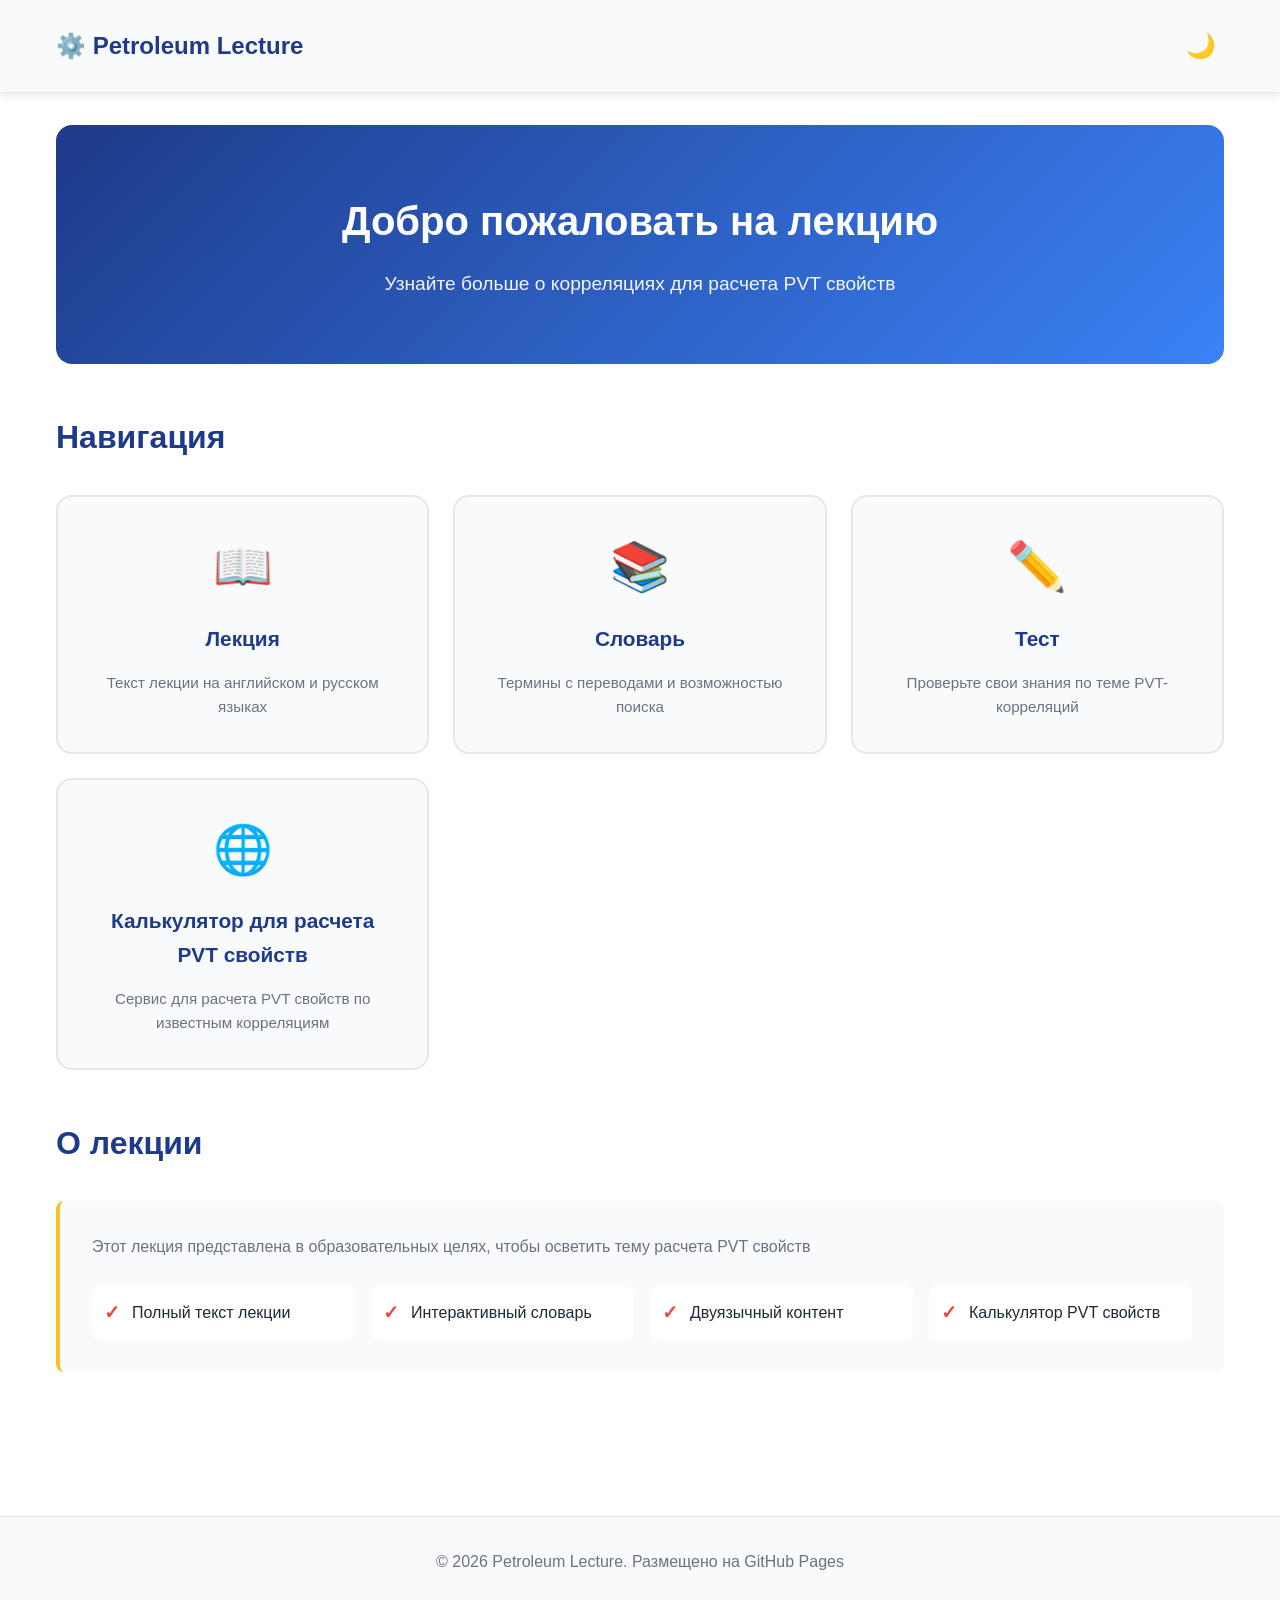
<file: index.html>
<!doctype html>
<html lang="ru">
    <head>
        <meta charset="UTF-8" />
        <meta name="viewport" content="width=device-width, initial-scale=1.0" />
        <title>Petroleum Lecture - Главная</title>
        <link rel="stylesheet" href="css/style.css" />
    </head>
    <body>
        <!-- Переключатель темы и языка -->
        <header class="header">
            <div class="header-container">
                <h1 class="logo">⚙️ Petroleum Lecture</h1>
                <nav class="header-nav">
                    <button
                        id="theme-toggle"
                        class="btn-icon"
                        title="Переключить тему"
                    >
                        🌙
                    </button>
                </nav>
            </div>
        </header>

        <!-- Основной контент -->
        <main class="container">
            <section class="hero">
                <div class="hero-content">
                    <h2>Добро пожаловать на лекцию</h2>
                    <p>Узнайте больше о корреляциях для расчета PVT свойств</p>
                </div>
            </section>

            <!-- Навигация -->
            <section class="navigation-section">
                <h2>Навигация</h2>
                <div class="nav-grid">
                    <a href="lecture.html" class="nav-card">
                        <div class="nav-icon">📖</div>
                        <h3>Лекция</h3>
                        <p>Текст лекции на английском и русском языках</p>
                    </a>

                    <a href="dictionary.html" class="nav-card">
                        <div class="nav-icon">📚</div>
                        <h3>Словарь</h3>
                        <p>Термины с переводами и возможностью поиска</p>
                    </a>

                    <a href="test.html" class="nav-card">
                        <div class="nav-icon">✏️</div>
                        <h3>Тест</h3>
                        <p>Проверьте свои знания по теме PVT-корреляций</p>
                    </a>

                    <a
                        href="https://vl1lin.github.io/calculators/"
                        class="nav-card"
                        id="external-link"
                        target="_blank"
                        rel="noopener noreferrer"
                    >
                        <div class="nav-icon">🌐</div>
                        <h3>Калькулятор для расчета PVT свойств</h3>
                        <p>
                            Сервис для расчета PVT свойств по известным
                            корреляциям
                        </p>
                    </a>
                </div>
            </section>

            <!-- Информация о курсе -->
            <section class="info-section">
                <h2>О лекции</h2>
                <div class="info-content">
                    <p>
                        Этот лекция представлена в образовательных целях, чтобы
                        осветить тему расчета PVT свойств
                    </p>
                    <div class="features">
                        <div class="feature">
                            <span class="feature-icon">✓</span>
                            <span>Полный текст лекции</span>
                        </div>
                        <div class="feature">
                            <span class="feature-icon">✓</span>
                            <span>Интерактивный словарь</span>
                        </div>
                        <div class="feature">
                            <span class="feature-icon">✓</span>
                            <span>Двуязычный контент</span>
                        </div>
                        <div class="feature">
                            <span class="feature-icon">✓</span>
                            <span>Калькулятор PVT свойств</span>
                        </div>
                    </div>
                </div>
            </section>
        </main>

        <!-- Подвал -->
        <footer class="footer">
            <p>&copy; 2026 Petroleum Lecture. Размещено на GitHub Pages</p>
        </footer>

        <script src="js/theme-switcher.js"></script>
    </body>
</html>
</file>
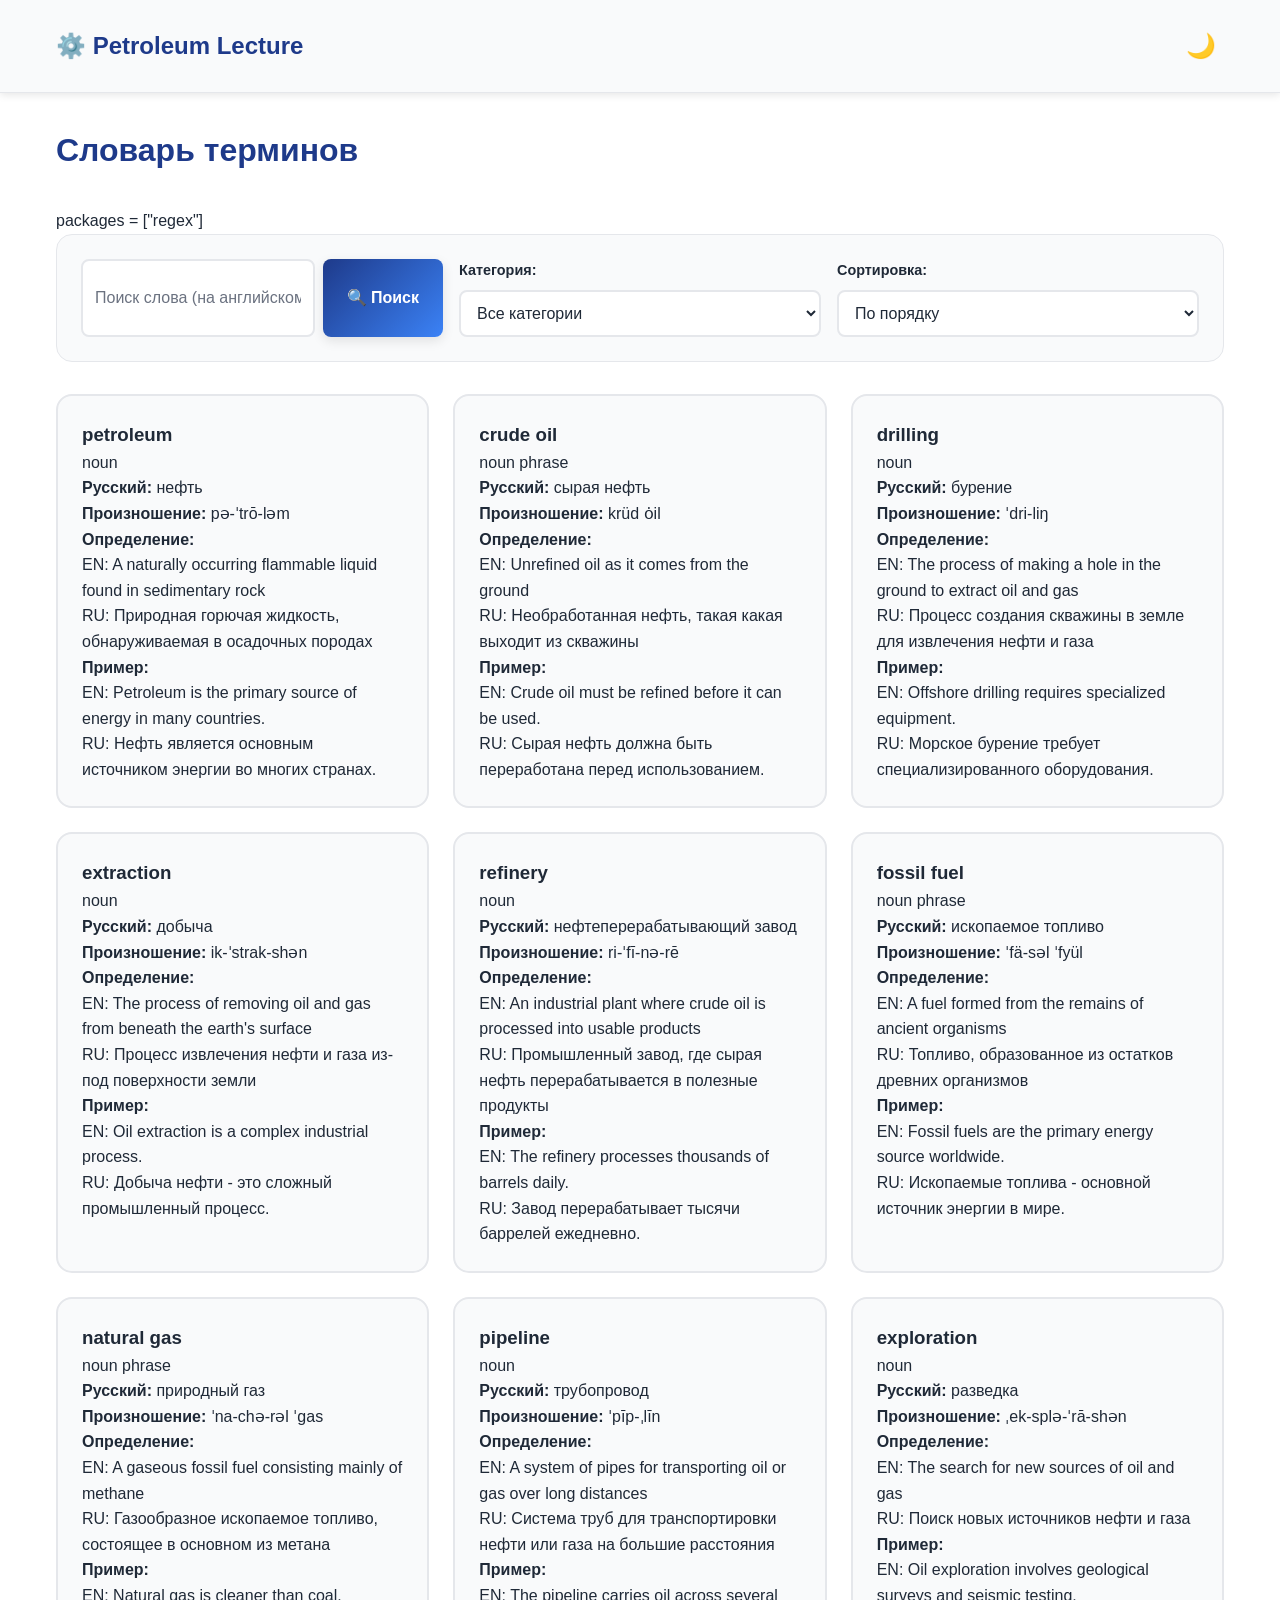
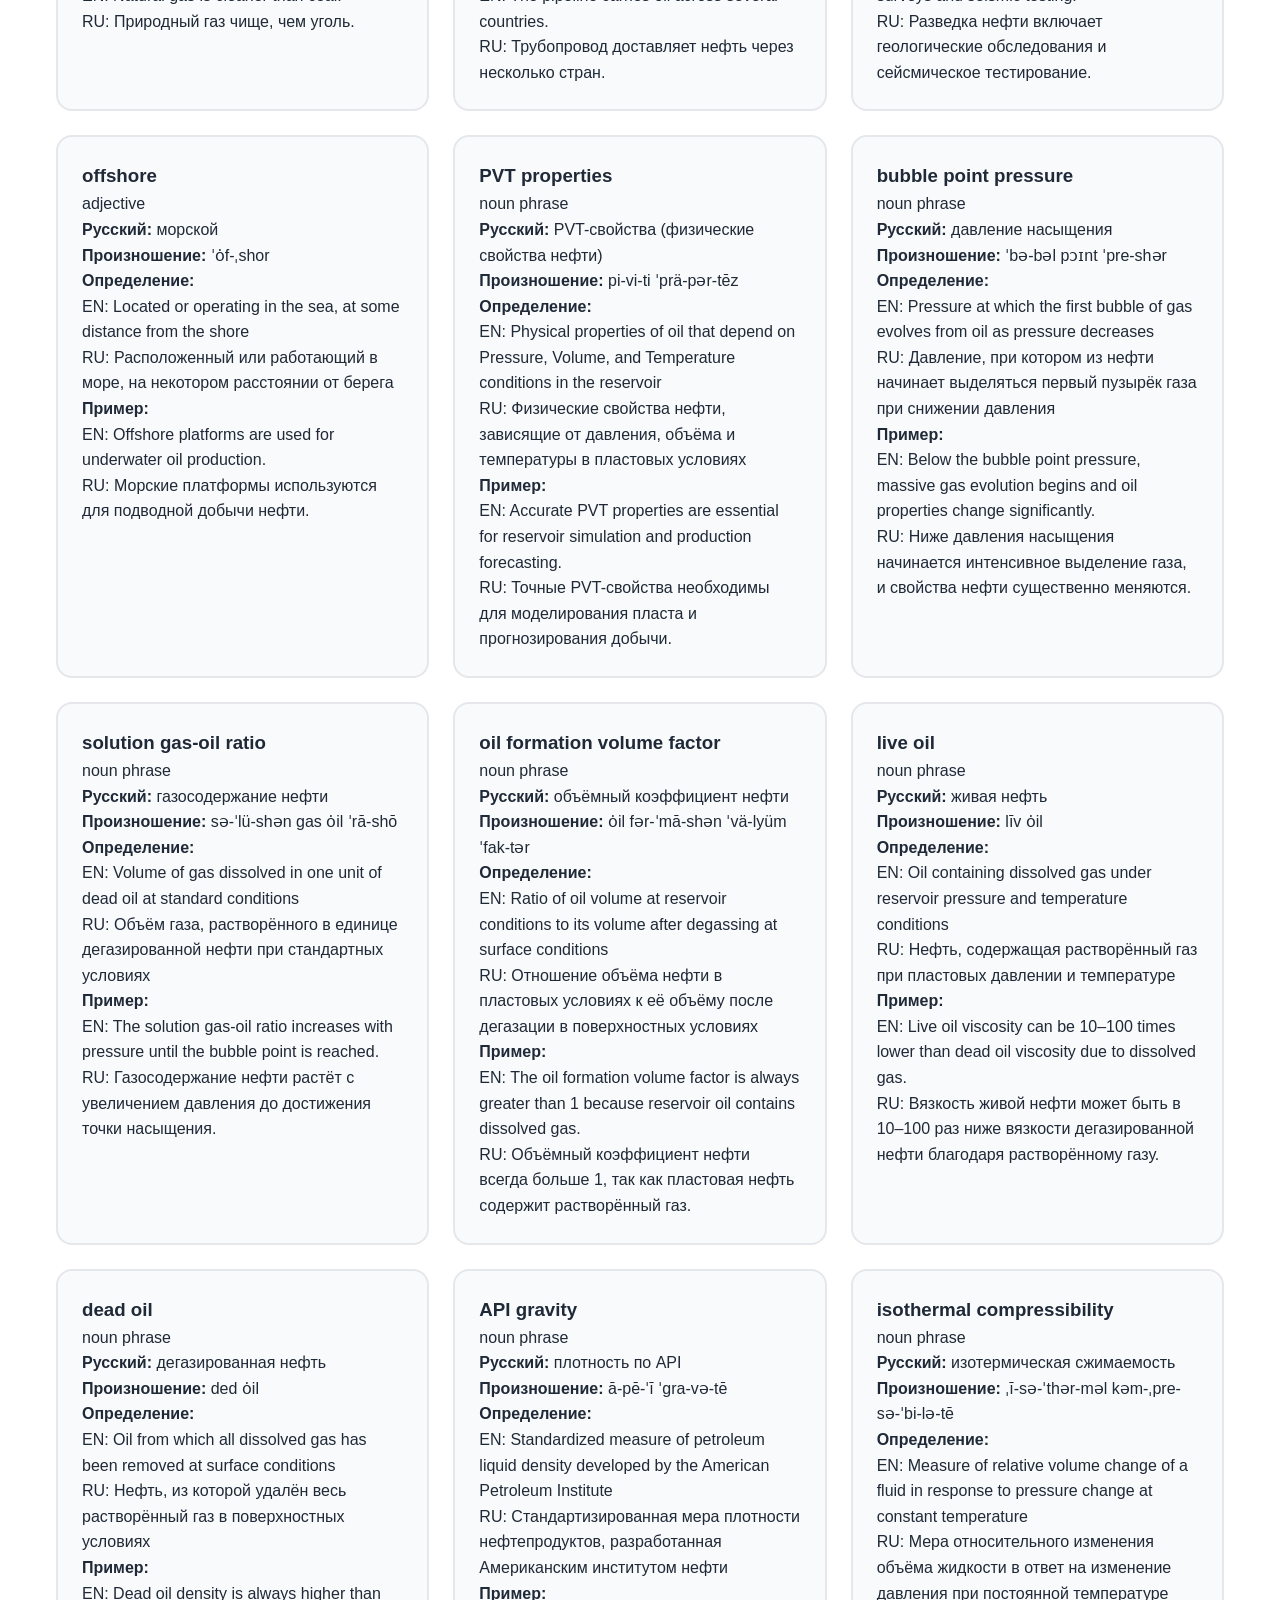
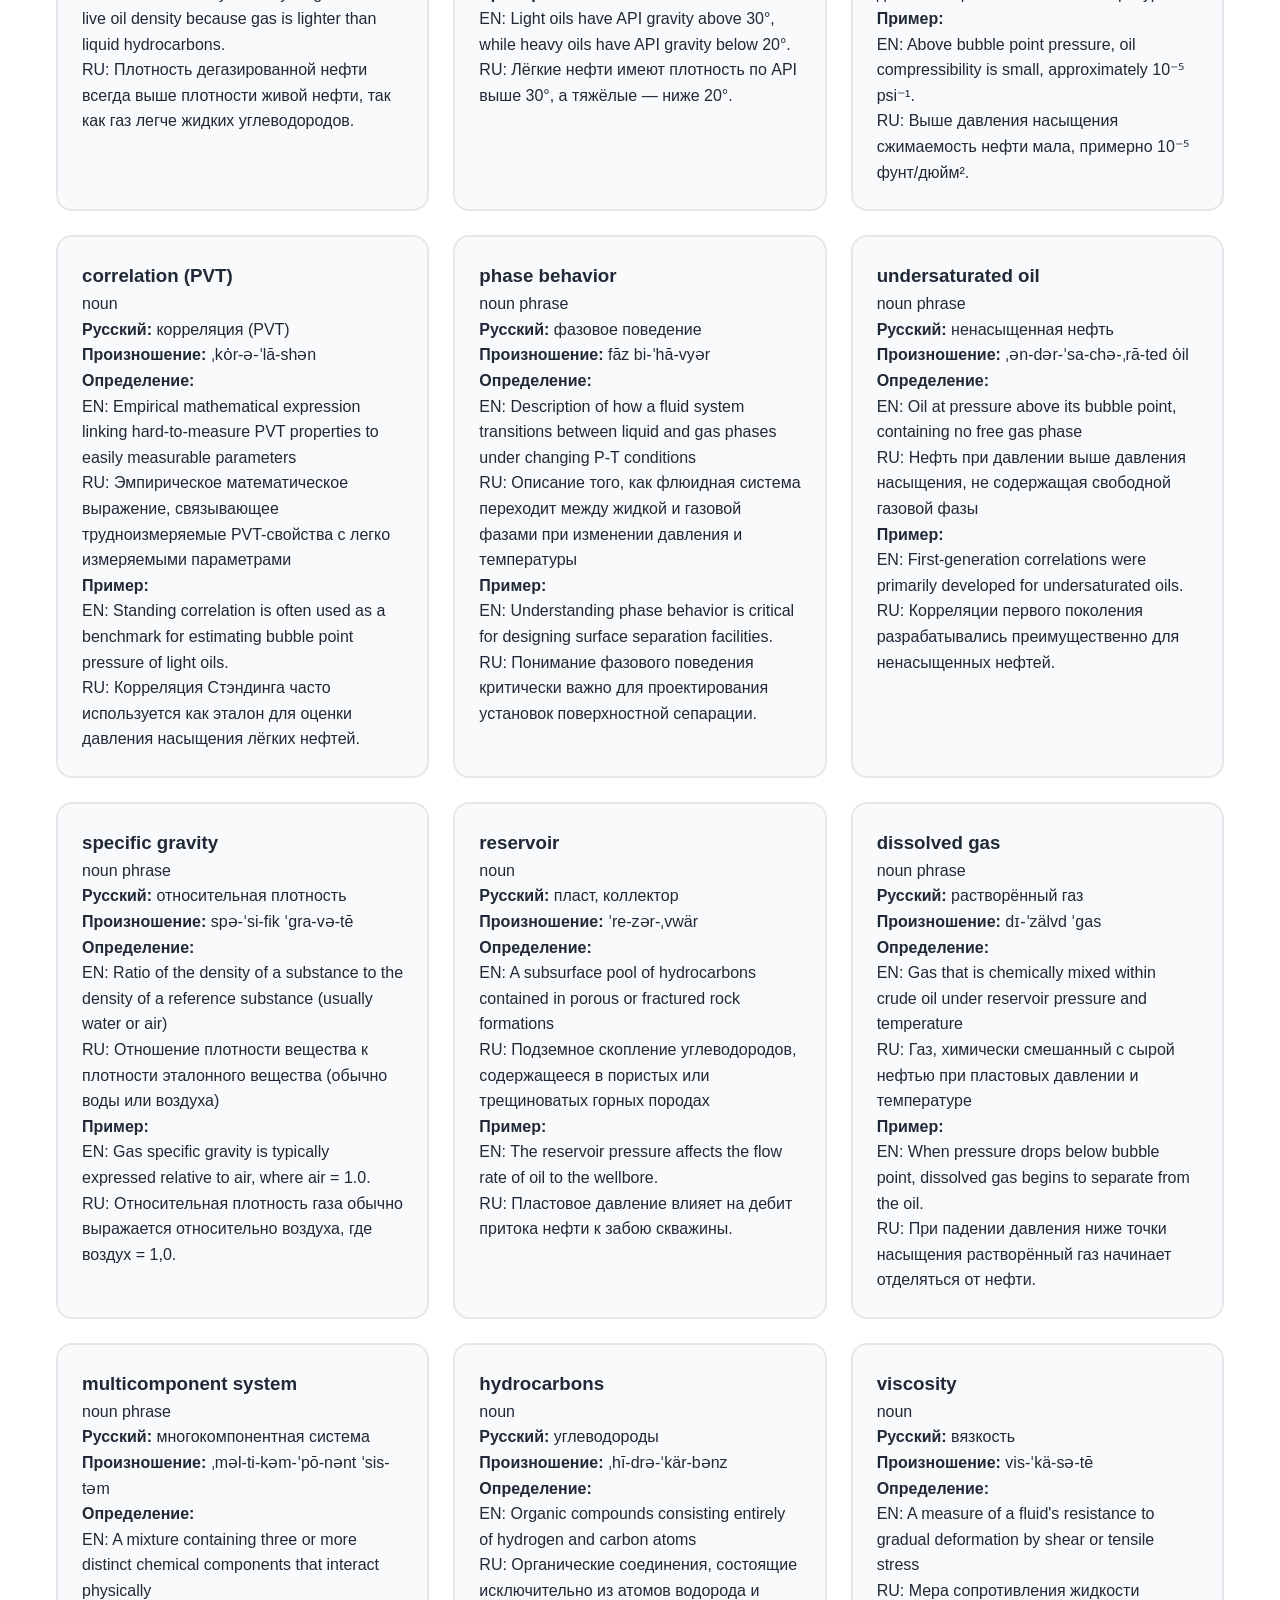
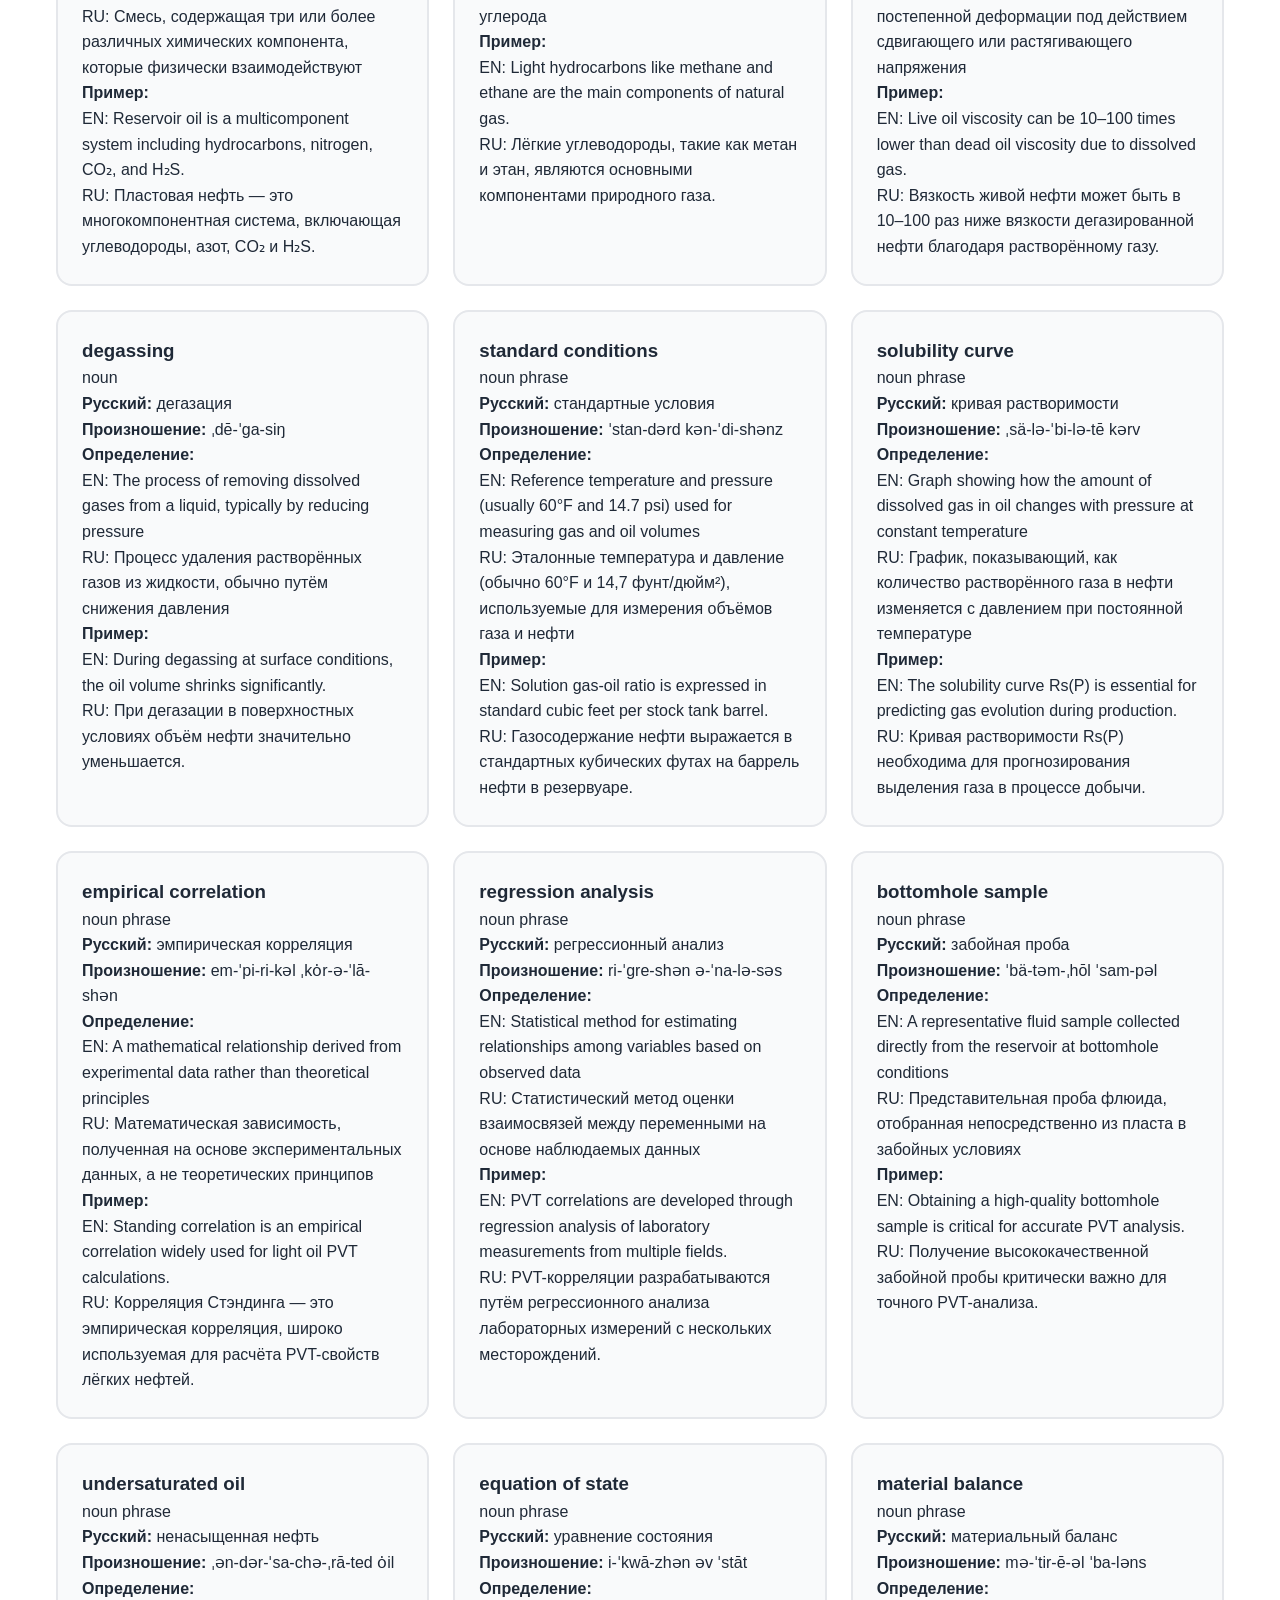
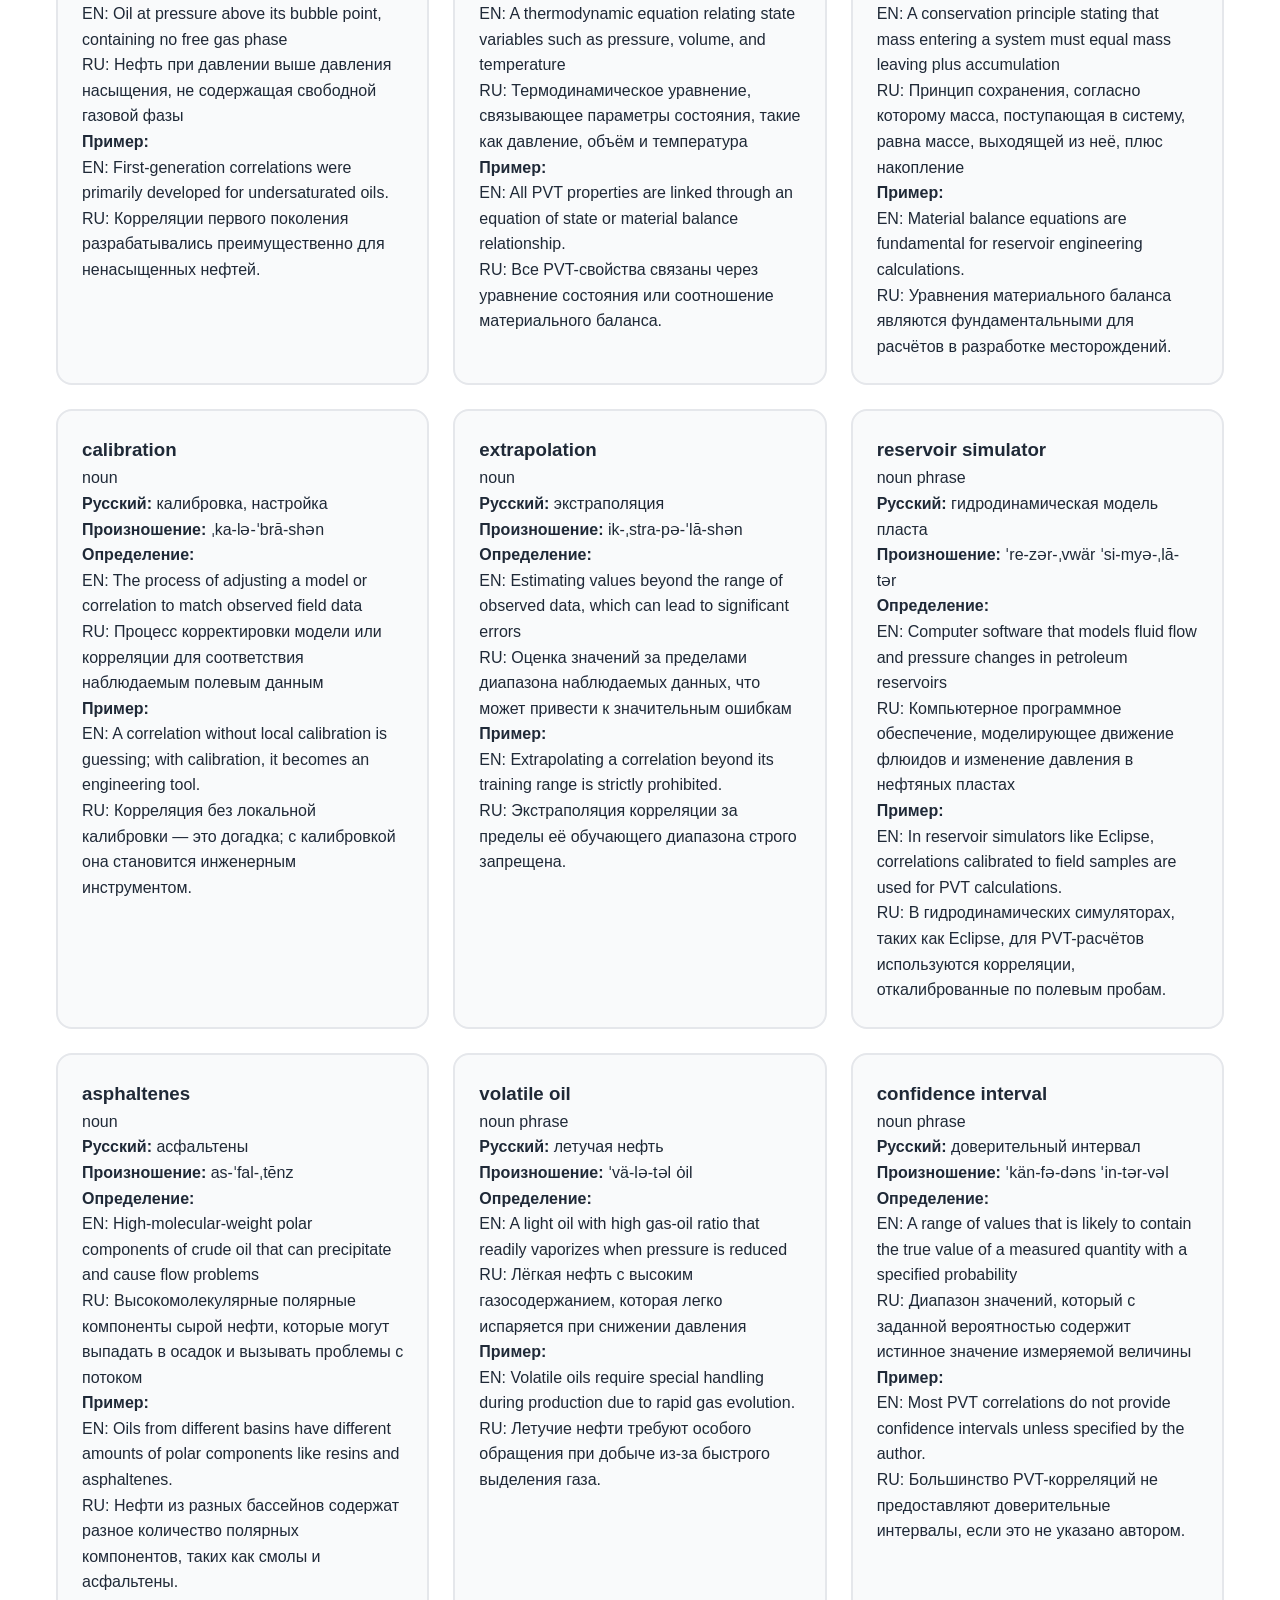
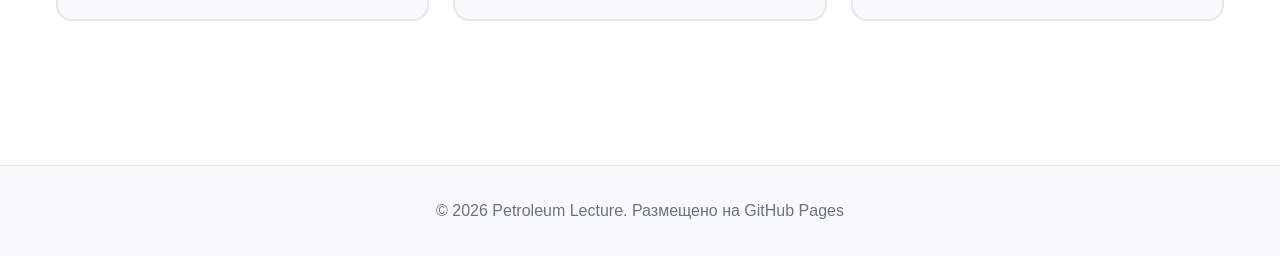
<file: dictionary.html>
<!DOCTYPE html>
<html lang="ru">
<head>
    <meta charset="UTF-8">
    <meta name="viewport" content="width=device-width, initial-scale=1.0">
    <title>Petroleum Lecture - Словарь</title>
    <link rel="stylesheet" href="css/style.css">
</head>
<body>
    <!-- Переключатель темы -->
    <header class="header">
        <div class="header-container">
            <a href="index.html" class="logo">⚙️ Petroleum Lecture</a>
            <nav class="header-nav">
                <button id="theme-toggle" class="btn-icon" title="Переключить тему">
                    🌙
                </button>
            </nav>
        </div>
    </header>

    <main class="container">
        <section class="dictionary-section">
            <h2>Словарь терминов</h2>
            
            <!-- БЛОК PYSCRIPT ДЛЯ ЛОГИКИ ПОИСКА -->
            <script defer src="https://pyscript.net/latest/pyscript.js"></script>
            <py-config>
                packages = ["regex"]
            </py-config>
            
            <!-- Инструменты поиска и фильтрации -->
            <div class="search-panel">
                <!-- МЕСТО ДЛЯ PYSCRIPT: Поле поиска -->
                <div class="search-group">
                    <input 
                        type="text" 
                        id="search-input" 
                        class="search-input" 
                        placeholder="Поиск слова (на английском или русском)..."
                        autocomplete="off"
                    >
                    <button id="search-btn" class="btn-primary">🔍 Поиск</button>
                </div>

                <!-- Фильтрация по категориям -->
                <div class="filter-group">
                    <label for="category-filter">Категория:</label>
                    <select id="category-filter" class="filter-select">
                        <option value="all">Все категории</option>
                        <!-- МЕСТО ДЛЯ PYSCRIPT: Категории загружаются сюда -->
                    </select>
                </div>

                <!-- Сортировка -->
                <div class="sort-group">
                    <label for="sort-select">Сортировка:</label>
                    <select id="sort-select" class="sort-select">
                        <option value="original">По порядку</option>
                        <option value="alpha-en">По алфавиту (EN)</option>
                        <option value="alpha-ru">По алфавиту (RU)</option>
                    </select>
                </div>
            </div>

            <!-- МЕСТО ДЛЯ PYSCRIPT: Результаты поиска отображаются здесь -->
            <div id="dictionary-cards" class="dictionary-grid">
                <p>Загрузка словаря...</p>
            </div>
        </section>
    </main>

    <!-- Подвал -->
    <footer class="footer">
        <p>&copy; 2026 Petroleum Lecture. Размещено на GitHub Pages</p>
    </footer>

    <script src="js/theme-switcher.js"></script>
    <!-- PYSCRIPT ЛОГИКА ПОИСКА -->
    <script src="js/dictionary-pyscript-handler.js"></script>
</body>
</html>
</file>
<file: css/style.css>
/* ============================================
   ПЕРЕМЕННЫЕ ЦВЕТА И СТИЛИ
   ============================================ */

:root {
    /* Светлая тема (по умолчанию) */
    --color-primary: #1e3a8a;           /* Чернильный (глубокий синий) */
    --color-accent-blue: #3b82f6;       /* Голубой */
    --color-accent-red: #ef4444;        /* Красный */
    --color-accent-gold: #fbbf24;       /* Золотой */
    --color-bg: #ffffff;                /* Белый фон */
    --color-bg-secondary: #f9fafb;      /* Светло-серый фон */
    --color-text: #1f2937;              /* Темный текст */
    --color-text-secondary: #6b7280;    /* Серый текст */
    --color-border: #e5e7eb;            /* Светлая граница */
    --color-shadow: rgba(0, 0, 0, 0.1); /* Тень */

    /* Размеры */
    --radius: 16px;                     /* Радиус скругления */
    --radius-small: 8px;                /* Маленький радиус */
    --spacing: 1rem;                    /* Базовый отступ */

    /* Переходы */
    --transition: all 0.3s ease;
}

/* Темная тема */
body.dark-theme {
    --color-primary: #60a5fa;           /* Более светлый голубой */
    --color-accent-blue: #93c5fd;       /* Светлый голубой */
    --color-accent-red: #fca5a5;        /* Светлый красный */
    --color-accent-gold: #fcd34d;       /* Светлый золотой */
    --color-bg: #0f172a;                /* Очень темно-синий */
    --color-bg-secondary: #1e293b;      /* Темно-серый */
    --color-text: #f3f4f6;              /* Светлый текст */
    --color-text-secondary: #cbd5e1;    /* Светло-серый текст */
    --color-border: #334155;            /* Темная граница */
    --color-shadow: rgba(0, 0, 0, 0.3); /* Более темная тень */
}

/* ============================================
   ГЛОБАЛЬНЫЕ СТИЛИ
   ============================================ */

* {
    margin: 0;
    padding: 0;
    box-sizing: border-box;
}

html {
    scroll-behavior: smooth;
}

body {
    font-family: -apple-system, BlinkMacSystemFont, 'Segoe UI', Roboto, Oxygen, Ubuntu, Cantarell, sans-serif;
    background-color: var(--color-bg);
    color: var(--color-text);
    line-height: 1.6;
    transition: var(--transition);
}

a {
    color: var(--color-primary);
    text-decoration: none;
    transition: var(--transition);
}

a:hover {
    color: var(--color-accent-blue);
}

/* ============================================
   ЗАГОЛОВОК
   ============================================ */

.header {
    background-color: var(--color-bg-secondary);
    border-bottom: 1px solid var(--color-border);
    padding: 1.5rem 0;
    position: sticky;
    top: 0;
    z-index: 100;
    box-shadow: 0 2px 8px var(--color-shadow);
}

.header-container {
    max-width: 1200px;
    margin: 0 auto;
    padding: 0 var(--spacing);
    display: flex;
    justify-content: space-between;
    align-items: center;
}

.logo {
    font-size: 1.5rem;
    font-weight: 700;
    color: var(--color-primary);
    transition: var(--transition);
    cursor: pointer;
}

.logo:hover {
    transform: scale(1.05);
}

.header-nav {
    display: flex;
    gap: 1rem;
    align-items: center;
}

.btn-icon {
    background: none;
    border: none;
    font-size: 1.5rem;
    cursor: pointer;
    padding: 0.5rem;
    border-radius: var(--radius-small);
    transition: var(--transition);
}

.btn-icon:hover {
    background-color: var(--color-border);
    transform: rotate(20deg);
}

/* ============================================
   КОНТЕЙНЕР
   ============================================ */

.container {
    max-width: 1200px;
    margin: 0 auto;
    padding: 2rem var(--spacing);
}

/* ============================================
   ГЕРОЙ СЕКЦИЯ (ГЛАВНАЯ)
   ============================================ */

.hero {
    background: linear-gradient(135deg, var(--color-primary) 0%, var(--color-accent-blue) 100%);
    border-radius: var(--radius);
    padding: 4rem 2rem;
    color: white;
    text-align: center;
    margin-bottom: 3rem;
    position: relative;
    overflow: hidden;
}

.hero::before {
    content: '';
    position: absolute;
    top: -50%;
    right: -50%;
    width: 400px;
    height: 400px;
    background: rgba(255, 255, 255, 0.1);
    border-radius: 50%;
    animation: float 6s ease-in-out infinite;
}

@keyframes float {
    0%, 100% { transform: translateY(0px) translateX(0px); }
    50% { transform: translateY(20px) translateX(-20px); }
}

.hero-content {
    position: relative;
    z-index: 1;
}

.hero h2 {
    font-size: 2.5rem;
    margin-bottom: 1rem;
    font-weight: 800;
}

.hero p {
    font-size: 1.2rem;
    opacity: 0.95;
}

/* ============================================
   НАВИГАЦИОННАЯ СЕКЦИЯ
   ============================================ */

.navigation-section,
.info-section,
.dictionary-section,
.lecture-wrapper {
    margin-bottom: 3rem;
}

.navigation-section h2,
.info-section h2,
.dictionary-section h2 {
    font-size: 2rem;
    margin-bottom: 2rem;
    color: var(--color-primary);
}

.nav-grid {
    display: grid;
    grid-template-columns: repeat(auto-fit, minmax(280px, 1fr));
    gap: 1.5rem;
}

.nav-card {
    background-color: var(--color-bg-secondary);
    border: 2px solid var(--color-border);
    border-radius: var(--radius);
    padding: 2rem;
    text-align: center;
    transition: var(--transition);
    display: flex;
    flex-direction: column;
    align-items: center;
    gap: 1rem;
}

.nav-card:hover {
    border-color: var(--color-primary);
    box-shadow: 0 8px 24px var(--color-shadow);
    transform: translateY(-8px);
}

.nav-icon {
    font-size: 3rem;
    animation: pulse 2s ease-in-out infinite;
}

@keyframes pulse {
    0%, 100% { transform: scale(1); }
    50% { transform: scale(1.1); }
}

.nav-card h3 {
    color: var(--color-primary);
    font-size: 1.3rem;
}

.nav-card p {
    color: var(--color-text-secondary);
    font-size: 0.95rem;
}

/* ============================================
   ИНФОРМАЦИОННАЯ СЕКЦИЯ
   ============================================ */

.info-content {
    background-color: var(--color-bg-secondary);
    border-left: 4px solid var(--color-accent-gold);
    border-radius: var(--radius-small);
    padding: 2rem;
    margin-bottom: 1.5rem;
}

.info-content p {
    margin-bottom: 1.5rem;
    line-height: 1.8;
    color: var(--color-text-secondary);
}

.features {
    display: grid;
    grid-template-columns: repeat(auto-fit, minmax(200px, 1fr));
    gap: 1rem;
}

.feature {
    display: flex;
    align-items: center;
    gap: 0.75rem;
    padding: 0.75rem;
    background-color: var(--color-bg);
    border-radius: var(--radius-small);
}

.feature-icon {
    color: var(--color-accent-red);
    font-weight: bold;
    font-size: 1.2rem;
}

/* ============================================
   КНОПКИ
   ============================================ */

.btn-primary {
    background: linear-gradient(135deg, var(--color-primary) 0%, var(--color-accent-blue) 100%);
    color: white;
    border: none;
    padding: 0.75rem 1.5rem;
    border-radius: var(--radius-small);
    font-size: 1rem;
    font-weight: 600;
    cursor: pointer;
    transition: var(--transition);
    box-shadow: 0 4px 12px var(--color-shadow);
}

.btn-primary:hover {
    transform: translateY(-2px);
    box-shadow: 0 6px 16px var(--color-shadow);
}

.btn-primary:active {
    transform: translateY(0);
}

/* ============================================
   СТРАНИЦА ЛЕКЦИИ
   ============================================ */

.language-switcher {
    display: flex;
    gap: 1rem;
    margin-bottom: 2rem;
    justify-content: center;
    flex-wrap: wrap;
}

.lang-btn {
    padding: 0.75rem 1.5rem;
    border: 2px solid var(--color-border);
    background-color: var(--color-bg-secondary);
    color: var(--color-text);
    border-radius: var(--radius-small);
    cursor: pointer;
    font-size: 1rem;
    font-weight: 600;
    transition: var(--transition);
}

.lang-btn:hover {
    border-color: var(--color-primary);
}

.lang-btn-active {
    background: linear-gradient(135deg, var(--color-primary) 0%, var(--color-accent-blue) 100%);
    color: white;
    border-color: var(--color-primary);
}

.lecture-content {
    position: relative;
    background-color: var(--color-bg-secondary);
    border-radius: var(--radius);
    padding: 2.5rem;
    min-height: 400px;
    box-shadow: 0 4px 12px var(--color-shadow);
}

.lecture-text {
    display: none;
    animation: fadeIn 0.5s ease;
}

.lecture-text.active {
    display: block;
}

@keyframes fadeIn {
    from { opacity: 0; }
    to { opacity: 1; }
}

.lecture-text p {
    line-height: 1.9;
    margin-bottom: 1rem;
    text-align: justify;
    color: var(--color-text-secondary);
}

.lecture-text h1,
.lecture-text h2,
.lecture-text h3,
.lecture-text h4,
.lecture-text h5,
.lecture-text h6 {
    margin-top: 2rem;
    margin-bottom: 1rem;
    color: var(--color-primary);
}

.lecture-text h1 {
    font-size: 2rem;
}

.lecture-text h2 {
    font-size: 1.75rem;
}

.lecture-text h3 {
    font-size: 1.3rem;
}

/* ============================================
   ТАБЛИЦЫ В ЛЕКЦИЯХ
   ============================================ */

.lecture-text table {
    width: 100%;
    border-collapse: collapse;
    margin: 1.5rem 0;
    background-color: var(--color-bg);
    border-radius: var(--radius-small);
    overflow: hidden;
    box-shadow: 0 2px 8px var(--color-shadow);
}

.lecture-text table thead {
    background-color: var(--color-bg-secondary);
    border-bottom: 2px solid var(--color-border);
}

.lecture-text table th {
    padding: 1rem;
    text-align: left;
    font-weight: 600;
    color: var(--color-primary);
}

.lecture-text table td {
    padding: 0.75rem 1rem;
    border-bottom: 1px solid var(--color-border);
}

.lecture-text table tbody tr:hover {
    background-color: var(--color-bg-secondary);
}

/* ============================================
   КОД И ФОРМУЛЫ
   ============================================ */

.lecture-text code {
    background-color: var(--color-bg);
    color: var(--color-accent-red);
    padding: 0.2rem 0.5rem;
    border-radius: 4px;
    font-family: 'Courier New', monospace;
    font-size: 0.9em;
}

.lecture-text pre {
    background-color: var(--color-bg);
    border-left: 4px solid var(--color-accent-blue);
    padding: 1rem;
    border-radius: var(--radius-small);
    overflow-x: auto;
    margin: 1rem 0;
}

.lecture-text pre code {
    background-color: transparent;
    color: var(--color-text-secondary);
    padding: 0;
}

/* LaTeX/KaTeX формулы */
.lecture-text .katex-display {
    margin: 1.5rem 0;
    padding: 1rem;
    background-color: var(--color-bg);
    border-radius: var(--radius-small);
}

.lecture-text .katex {
    font-size: 1.1em;
}

/* Инлайновые формулы */
.lecture-text .katex-inline {
    margin: 0 0.2em;
}

/* ============================================
   СПИСКИ В ЛЕКЦИЯХ
   ============================================ */

.lecture-text ul,
.lecture-text ol {
    margin: 1rem 0 1rem 2rem;
}

.lecture-text li {
    margin-bottom: 0.5rem;
    line-height: 1.8;
}

/* ============================================
   ЦИТАТЫ В ЛЕКЦИЯХ
   ============================================ */

.lecture-text blockquote {
    border-left: 4px solid var(--color-accent-gold);
    padding-left: 1rem;
    margin: 1.5rem 0;
    color: var(--color-text-secondary);
    font-style: italic;
}

/* ============================================
   СТРАНИЦА СЛОВАРЯ
   ============================================ */

.search-panel {
    display: grid;
    grid-template-columns: repeat(auto-fit, minmax(250px, 1fr));
    gap: 1rem;
    margin-bottom: 2rem;
    padding: 1.5rem;
    background-color: var(--color-bg-secondary);
    border-radius: var(--radius);
    border: 1px solid var(--color-border);
}

.search-group {
    display: flex;
    gap: 0.5rem;
}

.search-input {
    flex: 1;
    padding: 0.75rem;
    border: 2px solid var(--color-border);
    border-radius: var(--radius-small);
    background-color: var(--color-bg);
    color: var(--color-text);
    font-size: 1rem;
    transition: var(--transition);
}

.search-input:focus {
    outline: none;
    border-color: var(--color-primary);
    box-shadow: 0 0 0 3px rgba(62, 147, 253, 0.1);
}

.search-input::placeholder {
    color: var(--color-text-secondary);
}

.filter-group,
.sort-group {
    display: flex;
    flex-direction: column;
    gap: 0.5rem;
}

.filter-group label,
.sort-group label {
    font-weight: 600;
    color: var(--color-text);
    font-size: 0.9rem;
}

.filter-select,
.sort-select {
    padding: 0.75rem;
    border: 2px solid var(--color-border);
    border-radius: var(--radius-small);
    background-color: var(--color-bg);
    color: var(--color-text);
    font-size: 1rem;
    cursor: pointer;
    transition: var(--transition);
}

.filter-select:focus,
.sort-select:focus {
    outline: none;
    border-color: var(--color-primary);
    box-shadow: 0 0 0 3px rgba(62, 147, 253, 0.1);
}

.dictionary-grid {
    display: grid;
    grid-template-columns: repeat(auto-fill, minmax(300px, 1fr));
    gap: 1.5rem;
}

.dictionary-card {
    background-color: var(--color-bg-secondary);
    border: 2px solid var(--color-border);
    border-radius: var(--radius);
    padding: 1.5rem;
    transition: var(--transition);
    cursor: default;
}

.dictionary-card:hover {
    border-color: var(--color-primary);
    box-shadow: 0 8px 20px var(--color-shadow);
    transform: translateY(-4px);
}

.dictionary-card-header {
    display: flex;
    justify-content: space-between;
    align-items: flex-start;
    margin-bottom: 1rem;
    gap: 1rem;
}

.dictionary-card-en {
    font-size: 1.3rem;
    font-weight: 700;
    color: var(--color-primary);
}

.dictionary-card-category {
    display: inline-block;
    background: linear-gradient(135deg, var(--color-accent-gold) 0%, #f59e0b 100%);
    color: white;
    padding: 0.25rem 0.75rem;
    border-radius: 20px;
    font-size: 0.75rem;
    font-weight: 600;
    white-space: nowrap;
}

.dictionary-card-divider {
    width: 100%;
    height: 1px;
    background: linear-gradient(90deg, transparent, var(--color-border), transparent);
    margin: 1rem 0;
}

.dictionary-card-ru {
    font-size: 1rem;
    color: var(--color-text-secondary);
    font-style: italic;
}

/* ============================================
   СТРАНИЦА ТЕСТА
   ============================================ */

.test-wrapper {
    max-width: 860px;
    margin: 0 auto;
}

.test-header {
    text-align: center;
    margin-bottom: 2.5rem;
}

.test-title {
    font-size: 1.8rem;
    color: var(--color-primary);
    margin-bottom: 0.75rem;
}

.test-subtitle {
    color: var(--color-text-secondary);
    font-size: 1rem;
}

.question-card {
    background-color: var(--color-bg-secondary);
    border: 2px solid var(--color-border);
    border-radius: var(--radius);
    padding: 1.75rem;
    margin-bottom: 1.5rem;
    transition: var(--transition);
}

.question-card.question-correct {
    border-color: #22c55e;
}

.question-card.question-wrong {
    border-color: var(--color-accent-red);
}

.question-number {
    font-size: 0.8rem;
    font-weight: 600;
    color: var(--color-text-secondary);
    margin-bottom: 0.6rem;
    text-transform: uppercase;
    letter-spacing: 0.06em;
}

.question-text {
    font-size: 1.1rem;
    font-weight: 600;
    color: var(--color-text);
    margin-bottom: 1.25rem;
    line-height: 1.6;
}

.options-list {
    list-style: none;
    display: flex;
    flex-direction: column;
    gap: 0.6rem;
}

.option-label {
    display: flex;
    align-items: center;
    gap: 0.75rem;
    padding: 0.75rem 1rem;
    border: 2px solid var(--color-border);
    border-radius: var(--radius-small);
    cursor: pointer;
    transition: var(--transition);
    background-color: var(--color-bg);
}

.option-label:hover {
    border-color: var(--color-primary);
    background-color: var(--color-bg-secondary);
}

.option-radio {
    display: none;
}

.option-radio:checked + .option-letter {
    background: linear-gradient(135deg, var(--color-primary) 0%, var(--color-accent-blue) 100%);
    color: white;
    border-color: transparent;
}

.option-letter {
    display: flex;
    align-items: center;
    justify-content: center;
    width: 2rem;
    height: 2rem;
    min-width: 2rem;
    border: 2px solid var(--color-border);
    border-radius: 50%;
    font-weight: 700;
    font-size: 0.9rem;
    color: var(--color-text-secondary);
    transition: var(--transition);
}

.option-text {
    color: var(--color-text-secondary);
    line-height: 1.5;
}

.option-item.option-correct .option-label {
    border-color: #22c55e;
    background-color: rgba(34, 197, 94, 0.08);
}

.option-item.option-correct .option-letter {
    background-color: #22c55e;
    border-color: #22c55e;
    color: white;
}

.option-item.option-correct .option-text {
    color: var(--color-text);
    font-weight: 500;
}

.option-item.option-wrong .option-label {
    border-color: var(--color-accent-red);
    background-color: rgba(239, 68, 68, 0.08);
}

.option-item.option-wrong .option-letter {
    background-color: var(--color-accent-red);
    border-color: var(--color-accent-red);
    color: white;
}

.correct-hint {
    margin-top: 1.25rem;
    padding: 1rem 1.25rem;
    background-color: rgba(34, 197, 94, 0.08);
    border-left: 4px solid #22c55e;
    border-radius: var(--radius-small);
    color: var(--color-text);
    font-size: 0.95rem;
    line-height: 1.6;
}

.test-actions {
    display: flex;
    justify-content: center;
    margin: 2rem 0;
}

.btn-check {
    padding: 1rem 3rem;
    font-size: 1.1rem;
}

.results-panel {
    background-color: var(--color-bg-secondary);
    border: 2px solid var(--color-border);
    border-radius: var(--radius);
    padding: 2.5rem;
    margin-top: 2rem;
    text-align: center;
}

.results-panel.hidden {
    display: none;
}

.results-score {
    margin-bottom: 1.5rem;
}

.score-circle {
    display: inline-flex;
    align-items: center;
    justify-content: center;
    width: 120px;
    height: 120px;
    border-radius: 50%;
    background: linear-gradient(135deg, var(--color-primary) 0%, var(--color-accent-blue) 100%);
    color: white;
    font-size: 2rem;
    font-weight: 800;
    margin-bottom: 1rem;
    box-shadow: 0 8px 24px var(--color-shadow);
}

.score-label {
    font-size: 1.5rem;
    font-weight: 700;
    color: var(--color-primary);
    margin-bottom: 0.4rem;
}

.score-pct {
    color: var(--color-text-secondary);
    font-size: 1rem;
}

.btn-retry {
    margin-top: 1.5rem;
    padding: 0.85rem 2.5rem;
}

/* ============================================
   ПОДВАЛ
   ============================================ */

.footer {
    background-color: var(--color-bg-secondary);
    border-top: 1px solid var(--color-border);
    padding: 2rem 0;
    text-align: center;
    color: var(--color-text-secondary);
    margin-top: 4rem;
}

/* ============================================
   АДАПТИВНОСТЬ
   ============================================ */

@media (max-width: 768px) {
    .container {
        padding: 1rem;
    }

    .hero {
        padding: 2.5rem 1.5rem;
    }

    .hero h2 {
        font-size: 1.8rem;
    }

    .hero p {
        font-size: 1rem;
    }

    .navigation-section h2,
    .info-section h2,
    .dictionary-section h2 {
        font-size: 1.5rem;
    }

    .nav-grid {
        grid-template-columns: 1fr;
    }

    .search-panel {
        grid-template-columns: 1fr;
    }

    .search-group {
        flex-direction: column;
    }

    .dictionary-grid {
        grid-template-columns: 1fr;
    }

    .language-switcher {
        flex-direction: column;
        align-items: stretch;
    }

    .lang-btn {
        width: 100%;
    }

    .lecture-content {
        padding: 1.5rem;
    }

    .lecture-text table {
        font-size: 0.9rem;
    }

    .lecture-text table th,
    .lecture-text table td {
        padding: 0.5rem;
    }
}

@media (max-width: 480px) {
    .header-container {
        flex-direction: column;
        gap: 1rem;
    }

    .hero h2 {
        font-size: 1.5rem;
    }

    .features {
        grid-template-columns: 1fr;
    }

    .lecture-text h1 {
        font-size: 1.5rem;
    }

    .lecture-text h2 {
        font-size: 1.3rem;
    }

    .lecture-text h3 {
        font-size: 1.1rem;
    }
}

/* ============================================
   ДОСТУПНОСТЬ
   ============================================ */

@media (prefers-reduced-motion: reduce) {
    * {
        animation-duration: 0.01ms !important;
        animation-iteration-count: 1 !important;
        transition-duration: 0.01ms !important;
    }
}
</file>
